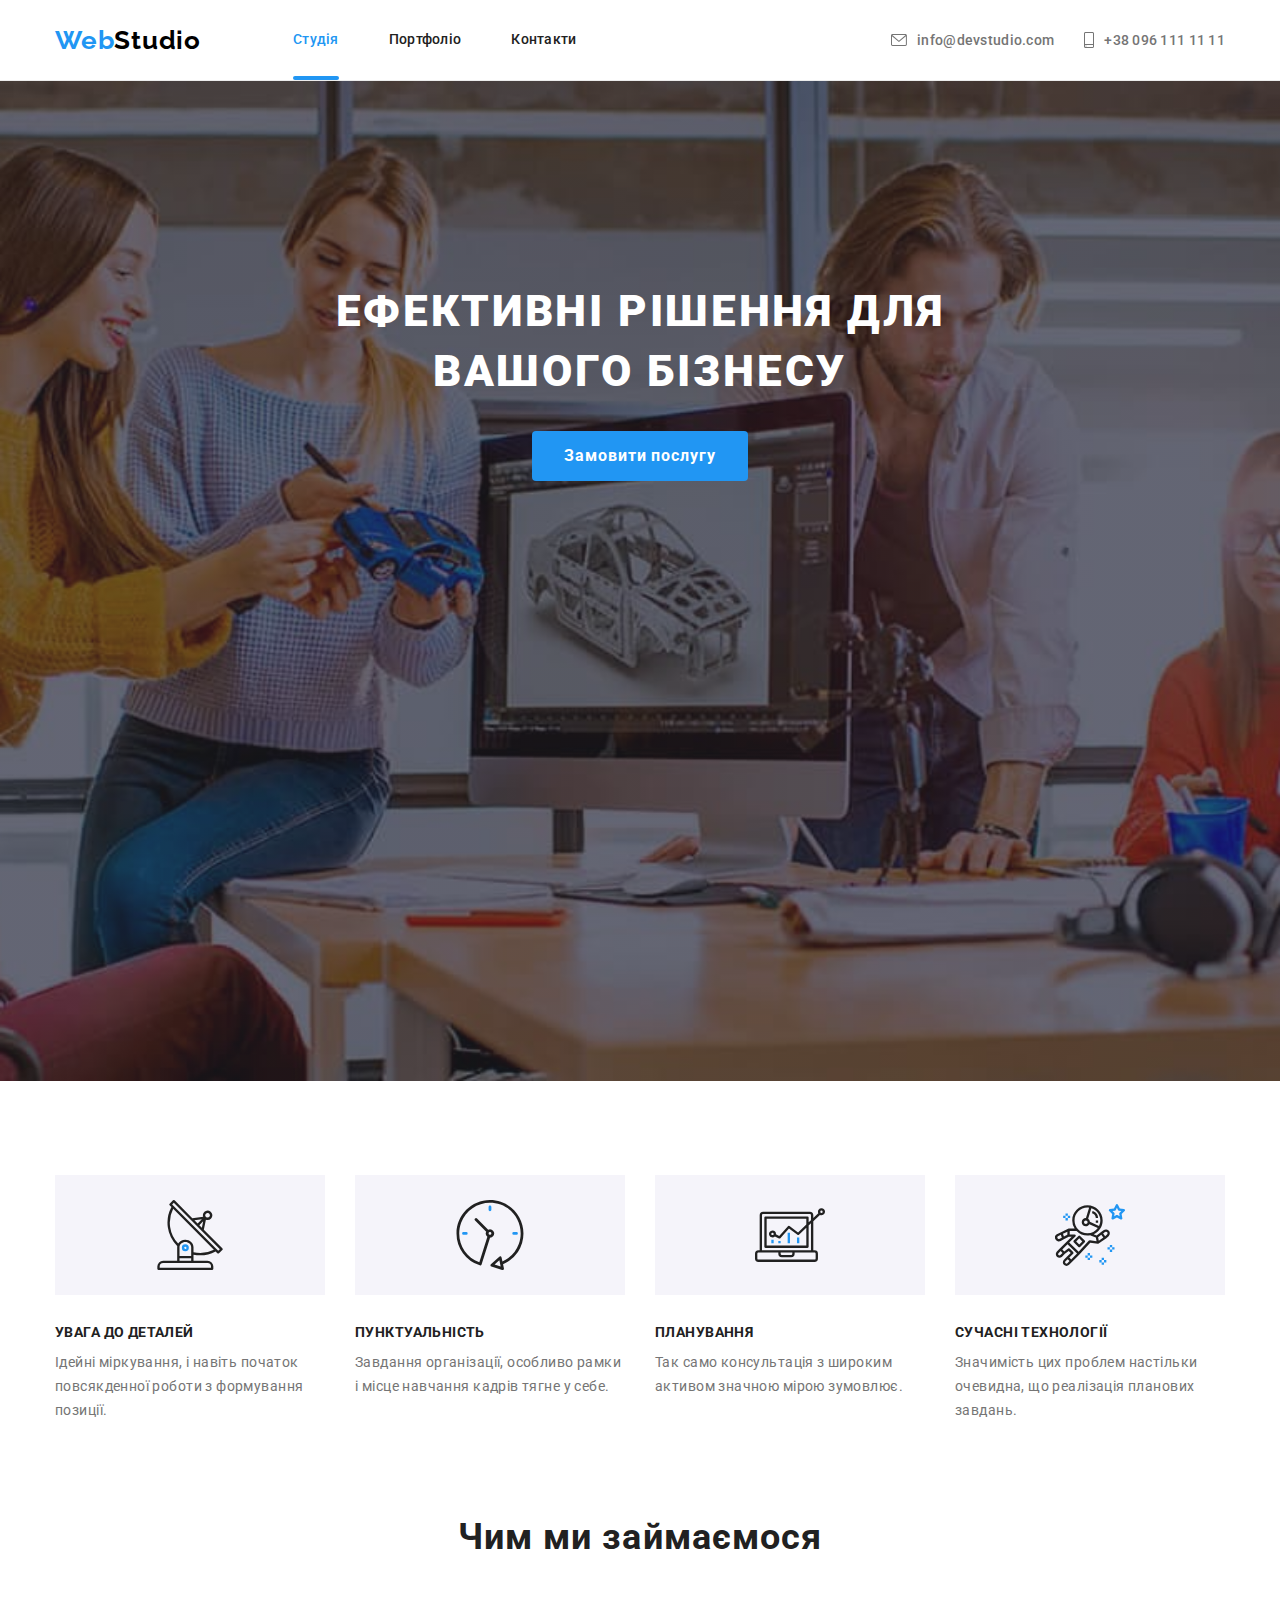
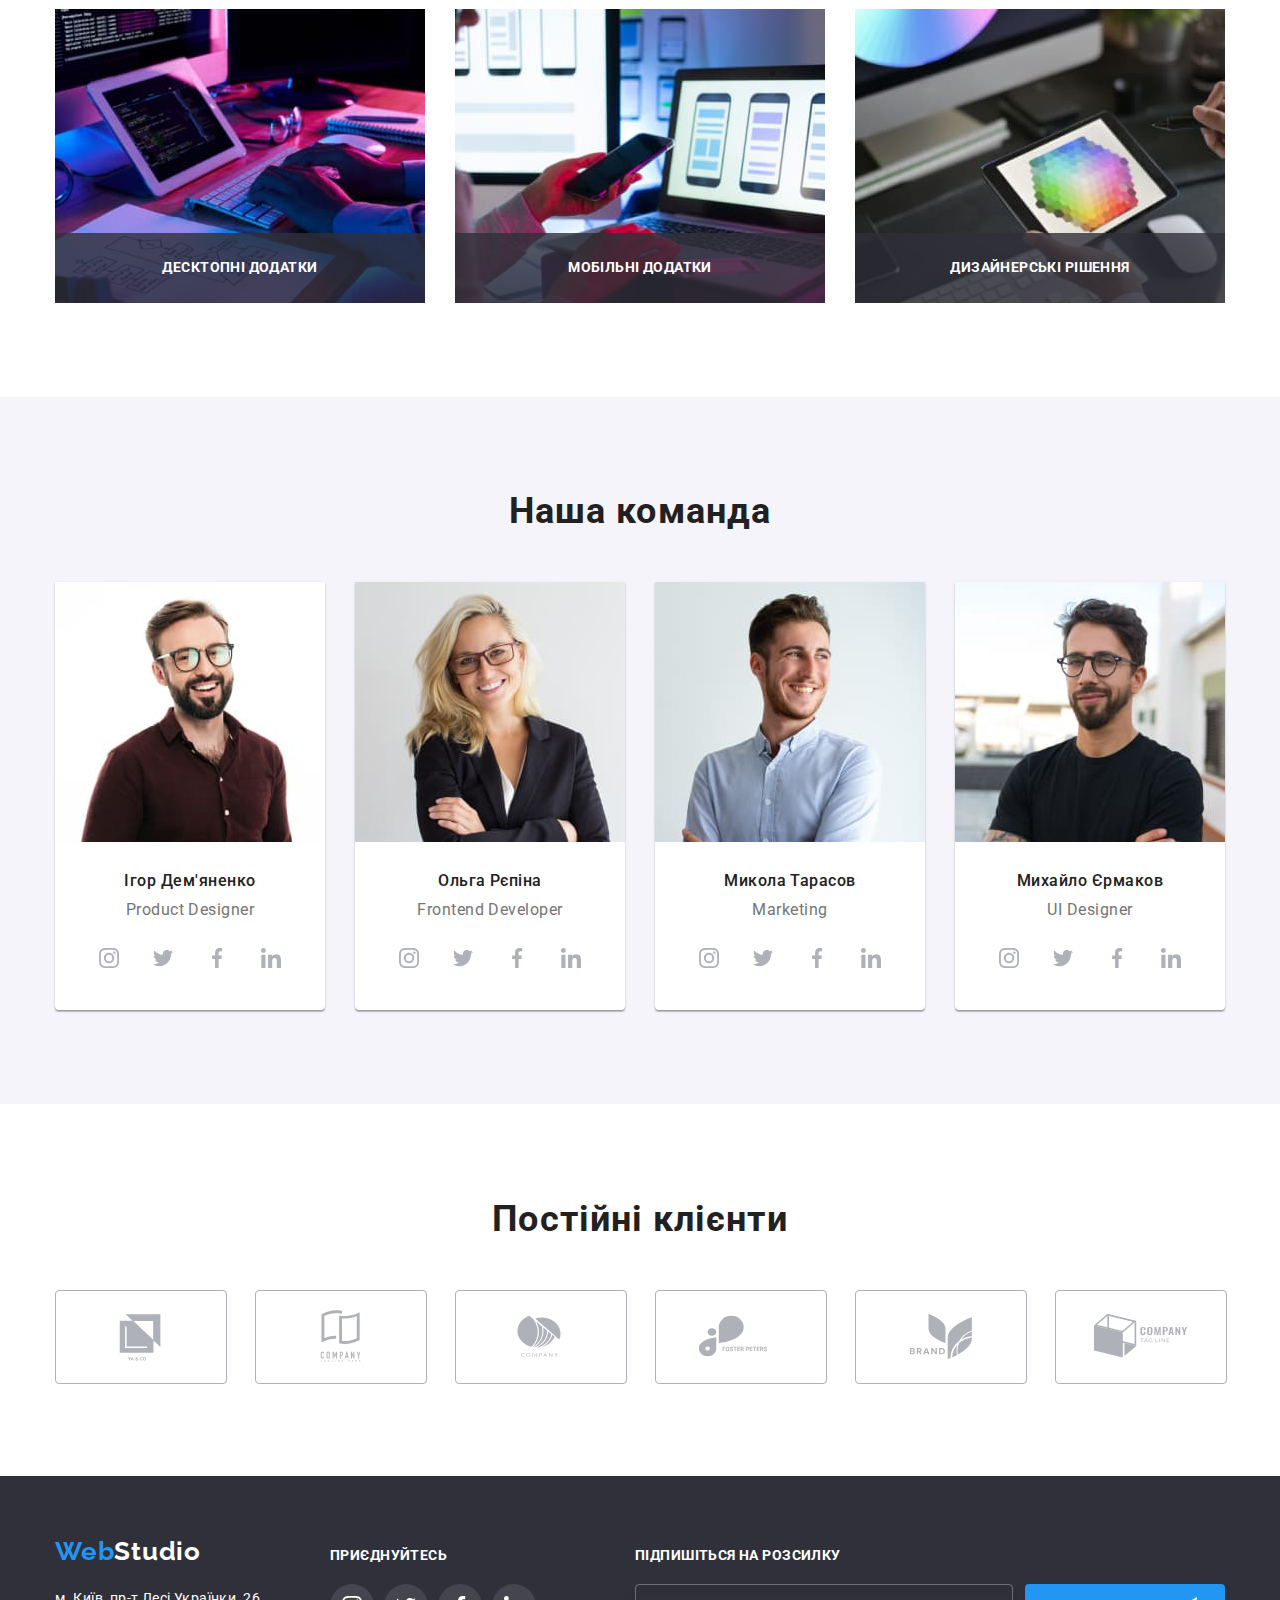
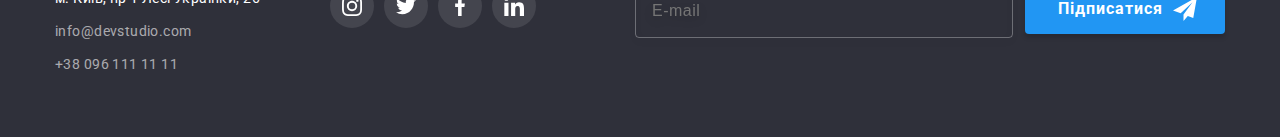
<file: index.html>
<!DOCTYPE html>
<html lang="uk">
  <head>
    <meta charset="UTF-8" />
    <meta http-equiv="X-UA-Compatible" content="IE=edge" />
    <meta name="viewport" content="width=device-width, initial-scale=1.0" />
    <link rel="preconnect" href="https://fonts.googleapis.com" />
    <link rel="preconnect" href="https://fonts.gstatic.com" crossorigin />
    <link
      href="https://fonts.googleapis.com/css2?family=Raleway:wght@700&family=Roboto:wght@400;500;700;900&display=swap"
      rel="stylesheet"
    />
    <link
      rel="stylesheet"
      href="https://cdnjs.cloudflare.com/ajax/libs/modern-normalize/1.1.0/modern-normalize.min.css"
      integrity="sha512-wpPYUAdjBVSE4KJnH1VR1HeZfpl1ub8YT/NKx4PuQ5NmX2tKuGu6U/JRp5y+Y8XG2tV+wKQpNHVUX03MfMFn9Q=="
      crossorigin="anonymous"
      referrerpolicy="no-referrer"
    />
    <link rel="stylesheet" href="./css/main.min.css" />
    <title>Webstudio</title>
  </head>
  <body>
    <!-- ----------------------Header---------------------- -->

    <header class="header">
      <div class="container header__container">
        <a href="./index.html" class="logo header__logo"
          >Web<span class="logo-studio--dark">Studio</span>
        </a>
        <nav class="navigation">
          <ul class="menu">
            <li class="menu__item"><a class="menu__link activ" href="./index.html"> Студія</a></li>
            <li class="menu__item"><a class="menu__link" href="./portfolio.html">Портфоліо</a></li>
            <li class="menu__item"><a class="menu__link" href="#">Контакти</a></li>
          </ul>
        </nav>

        <ul class="contacts header__contacts">
          <li class="contacts__item">
            <a class="contacts__link" href="mailto:info@devstudio.com">
              <svg class="contacts__mail-icon" width="16" height="12">
                <use href="./images/icons.svg#icon-envelope"></use></svg>info@devstudio.com
            </a>
          </li>
          <li class="contacts__item">
            <a class="contacts__link" href="tel:+380961111111">
              <svg class="contacts__smartphone-icon" width="10" height="16">
                <use href="./images/icons.svg#icon-smartphone"></use></svg>+38 096 111 11 11
            </a>
          </li>
        </ul>
        <button type="button" class="menu-open" data-menu-open>
          <svg class="menu-open-icon" width="40" height="40">
            <use href="./images/icons.svg#icon-menu-mob"></use>
          </svg>
        </button>
      </div>

      <!-- ----------------------mob-menu---------------------- -->

      <div class="mob-menu is-hidden" data-menu>
        <div class="wrapper">
          <div class="mob-menu-top">
            <button type="button" class="menu-close-btn" data-menu-close-btn>
              <svg class="menu-close-icon" width="40" height="40">
                <use href="./images/icons.svg#icon-close-mob"></use>
              </svg>
            </button>
            <nav class="mob-navigation">
              <ul class="menu-list">
                <li class="menu-list__item">
                  <a class="menu-list__link" href="./index.html"> Студія</a>
                </li>
                <li class="menu-list__item">
                  <a class="menu-list__link" href="./portfolio.html">Портфоліо</a>
                </li>
                <li class="menu-list__item">
                  <a class="menu-list__link" href="#contacts">Контакти</a>
                </li>
              </ul>
            </nav>
          </div>
          <div class="mob-menu-bottom">
            <ul class="mob-contacts">
              <li class="mob-contacts__item">
                <a class="mob-contacts__link mob-contacts__link--tel" href="tel:+380961111111"
                  >+38 096 111 11 11
                </a>
              </li>
              <li class="mob-contacts__item">
                <a
                  class="mob-contacts__link mob-contacts__link--mail"
                  href="mailto:info@devstudio.com"
                  >info@devstudio.com
                </a>
              </li>
            </ul>
            <ul class="mob-soc-list">
              <li class="mob-soc-item">
                <a
                  class="mob-soc-link"
                  href="https://www.instagram.com/"
                  target="_blank"
                  rel="noopener noreferrer"
                  >Instagram</a
                >
              </li>
              <li class="mob-soc-item">
                <a
                  class="mob-soc-link"
                  href="https://twitter.com/"
                  target="_blank"
                  rel="noopener noreferrer"
                  >Twitter</a
                >
              </li>
              <li class="mob-soc-item">
                <a
                  class="mob-soc-link"
                  href="https://www.facebook.com/"
                  target="_blank"
                  rel="noopener noreferrer"
                  >Facebook</a
                >
              </li>
              <li class="mob-soc-item">
                <a
                  class="mob-soc-link"
                  href="//www.linkedin.com"
                  target="_blank"
                  rel="noopener noreferrer"
                  >Linkedin</a
                >
              </li>
            </ul>
          </div>
        </div>
      </div>
    </header>

    <!-- ----------------------Hero---------------------- -->

    <main>
      <section class="hero">
        <div class="container hero__container">
          <h1 class="hero__title">
            Ефективні рішення для<br />
            вашого бізнесу
          </h1>
          <button class="button hero__btn" title="button" data-modal-open>Замовити послугу</button>
        </div>
      </section>

      <!-- ----------------------Наші цінності---------------------- -->

      <section class="section feature">
        <div class="container container__feature">
          <h2 class="hide">Наші цінності</h2>
          <ul class="feature__list">
            <li class="feature__item">
              <div class="feature__group">
                <svg class="antena-icon" width="70" height="70">
                  <use href="./images/icons.svg#icon-antena"></use>
                </svg>
              </div>
              <h3 class="feature__title">Увага до деталей</h3>
              <p class="feature__text">
                Ідейні міркування, і навіть початок повсякденної роботи з формування позиції.
              </p>
            </li>
            <li class="feature__item">
              <div class="feature__group">
                <svg class="clock-icon" width="70" height="70">
                  <use href="./images/icons.svg#icon-clock"></use>
                </svg>
              </div>
              <h3 class="feature__title">Пунктуальність</h3>
              <p class="feature__text">
                Завдання організації, особливо рамки і місце навчання кадрів тягне у себе.
              </p>
            </li>
            <li class="feature__item">
              <div class="feature__group">
                <svg class="diagram-icon" width="70" height="70">
                  <use href="./images/icons.svg#icon-diagram"></use>
                </svg>
              </div>
              <h3 class="feature__title">Планування</h3>
              <p class="feature__text">
                Так само консультація з широким активом значною мірою зумовлює.
              </p>
            </li>
            <li class="feature__item">
              <div class="feature__group">
                <svg class="astronaut-icon" width="70" height="70">
                  <use href="./images/icons.svg#icon-astronaut"></use>
                </svg>
              </div>
              <h3 class="feature__title">Сучасні технології</h3>
              <p class="feature__text">
                Значимість цих проблем настільки очевидна, що реалізація планових завдань.
              </p>
            </li>
          </ul>
        </div>
      </section>

      <!-- ----------------------Чим ми займаємося---------------------- -->

      <section class="section work">
        <div class="container work-main">
          <h2 class="work-title">Чим ми займаємося</h2>
          <ul class="wort-list">
            <li class="work-item">
              <img
                class="work__image"
                srcset="./images/desktop-box-1x.jpg 1x, 
                ./images/desktop-box-2x.jpg 2x"
                src="./images/desktop-box-1x.jpg"
                alt="box1"
                width="370"
              />              
              <div class="label">
                <h3 class="label-text">Десктопні додатки</h3>
              </div>
            </li>
            <li class="work-item">
              <img
                class="work__image"
                srcset="./images/desktop-box2-1x.jpg 1x, 
                ./images/desktop-box2-2x.jpg 2x"
                src="./images/desktop-box2-1x.jpg"
                alt="box2"
                width="370"
              />
              <div class="label">
                <h3 class="label-text">Мобільні додатки</h3>
              </div>
            </li>
            <li class="work-item">
              <img
                class="work__image"
                srcset="./images/desktop-box3-1x.jpg 1x, 
                ./images/desktop-box3-2x.jpg 2x"
                src="./images/desktop-box3-1x.jpg"
                alt="box3"
                width="370"
              />
              <div class="label">
                <h3 class="label-text">Дизайнерські рішення</h3>
              </div>
            </li>
          </ul>
        </div>
      </section>

      <!-- ----------------------Наша команда---------------------- -->

      <section class="section team">
        <div class="container team-main">
          <h2 class="team-title">Наша команда</h2>
          <ul class="team-list">
            <li class="team-item">
              <picture class="team-image">
                <source
                  srcset="./images/desktop-team1-1x.jpg 1x, 
                  ./images/desktop-team1-2x.jpg 2x"
                  media="(min-width: 1200px)"
                />
                <source
                  srcset="./images/tablet-team1-1x.jpg 1x, 
                  ./images/tablet-team1-2x.jpg 2x"
                  media="(min-width: 768px)"
                />
                <source
                  srcset="./images/mob-team1-1x.jpg 1x, 
                  ./images/mob-team1-2x.jpg 2x"
                  media="(max-width: 767px)"
                />
                <img src="./images/mob-team1-1x.jpg" alt="Ігор Дем'яненко" width="450" />
              </picture>
              <div class="info">
                <h3 class="team-titleli">Ігор Дем'яненко</h3>
                <p class="team-text">Product Designer</p>
                <ul class="team-soc-list">
                  <li class="team-soc-item">
                    <a
                      class="team-soc-link"
                      href="https://www.instagram.com/"
                      target="_blank"
                      rel="noopener noreferrer"
                      ><svg class="team-soc-icon" width="20" height="20">
                        <use href="./images/icons.svg#icon-instagram"></use></svg></a>
                  </li>
                  <li class="team-soc-item">
                    <a
                      class="team-soc-link"
                      href="https://twitter.com/"
                      target="_blank"
                      rel="noopener noreferrer"
                      ><svg class="team-soc-icon" width="20" height="20">
                        <use href="./images/icons.svg#icon-twitter"></use></svg></a>
                  </li>
                  <li class="team-soc-item">
                    <a
                      class="team-soc-link"
                      href="https://www.facebook.com/"
                      target="_blank"
                      rel="noopener noreferrer"
                      ><svg class="team-soc-icon" width="20" height="20">
                        <use href="./images/icons.svg#icon-facebook"></use></svg></a>
                  </li>
                  <li class="team-soc-item">
                    <a
                      class="team-soc-link"
                      href="//www.linkedin.com"
                      target="_blank"
                      rel="noopener noreferrer"
                      ><svg class="team-soc-icon" width="20" height="20">
                        <use href="./images/icons.svg#icon-linkedin"></use></svg></a>
                  </li>
                </ul>
              </div>
            </li>
            <li class="team-item">
              <picture class="team-image">
                <source
                  srcset="./images/desktop-team2-1x.jpg 1x, 
                  ./images/desktop-team2-2x.jpg 2x"
                  media="(min-width: 1200px)"
                />
                <source
                  srcset="./images/tablet-team2-1x.jpg 1x, 
                  ./images/tablet-team2-2x.jpg 2x"
                  media="(min-width: 768px)"
                />
                <source
                  srcset="./images/mob-team2-1x.jpg 1x, 
                  ./images/mob-team2-2x.jpg 2x"
                  media="(max-width: 767px)"
                />
                <img src="./images/mob-team2-1x.jpg" alt="Ольга Рєпіна" width="450" />
              </picture>              
              <div class="info">
                <h3 class="team-titleli">Ольга Рєпіна</h3>
                <p class="team-text">Frontend Developer</p>
                <ul class="team-soc-list">
                  <li class="team-soc-item">
                    <a
                      class="team-soc-link"
                      href="https://www.instagram.com/"
                      target="_blank"
                      rel="noopener noreferrer"
                      ><svg class="team-soc-icon" width="20" height="20">
                        <use href="./images/icons.svg#icon-instagram"></use></svg></a>
                  </li>
                  <li class="team-soc-item">
                    <a
                      class="team-soc-link"
                      href="https://twitter.com/"
                      target="_blank"
                      rel="noopener noreferrer"
                      ><svg class="team-soc-icon" width="20" height="20">
                        <use href="./images/icons.svg#icon-twitter"></use></svg></a>
                  </li>
                  <li class="team-soc-item">
                    <a
                      class="team-soc-link"
                      href="https://www.facebook.com/"
                      target="_blank"
                      rel="noopener noreferrer"
                      ><svg class="team-soc-icon" width="20" height="20">
                        <use href="./images/icons.svg#icon-facebook"></use></svg></a>
                  </li>
                  <li class="team-soc-item">
                    <a
                      class="team-soc-link"
                      href="//www.linkedin.com"
                      target="_blank"
                      rel="noopener noreferrer"
                      ><svg class="team-soc-icon" width="20" height="20">
                        <use href="./images/icons.svg#icon-linkedin"></use></svg></a>
                  </li>
                </ul>
              </div>
            </li>
            <li class="team-item">
              <picture class="team-image">
                <source
                  srcset="./images/desktop-team3-1x.jpg 1x, 
                  ./images/desktop-team3-2x.jpg 2x"
                  media="(min-width: 1200px)"
                />
                <source
                  srcset="./images/tablet-team3-1x.jpg 1x, 
                  ./images/tablet-team3-2x.jpg 2x"
                  media="(min-width: 768px)"
                />
                <source
                  srcset="./images/mob-team3-1x.jpg 1x, 
                  ./images/mob-team3-2x.jpg 2x"
                  media="(max-width: 767px)"
                />
                <img src="./images/mob-team3-1x.jpg" alt="Микола Тарасов" width="450" />
              </picture>              
              <div class="info">
                <h3 class="team-titleli">Микола Тарасов</h3>
                <p class="team-text">Marketing</p>
                <ul class="team-soc-list">
                  <li class="team-soc-item">
                    <a
                      class="team-soc-link"
                      href="https://www.instagram.com/"
                      target="_blank"
                      rel="noopener noreferrer"
                      ><svg class="team-soc-icon" width="20" height="20">
                        <use href="./images/icons.svg#icon-instagram"></use></svg></a>
                  </li>
                  <li class="team-soc-item">
                    <a
                      class="team-soc-link"
                      href="https://twitter.com/"
                      target="_blank"
                      rel="noopener noreferrer"
                      ><svg class="team-soc-icon" width="20" height="20">
                        <use href="./images/icons.svg#icon-twitter"></use></svg></a>
                  </li>
                  <li class="team-soc-item">
                    <a
                      class="team-soc-link"
                      href="https://www.facebook.com/"
                      target="_blank"
                      rel="noopener noreferrer"
                      ><svg class="team-soc-icon" width="20" height="20">
                        <use href="./images/icons.svg#icon-facebook"></use></svg></a>
                  </li>
                  <li class="team-soc-item">
                    <a
                      class="team-soc-link"
                      href="//www.linkedin.com"
                      target="_blank"
                      rel="noopener noreferrer"
                      ><svg class="team-soc-icon" width="20" height="20">
                        <use href="./images/icons.svg#icon-linkedin"></use></svg></a>
                  </li>
                </ul>
              </div>
            </li>
            <li class="team-item">
              <picture class="team-image">
                <source
                  srcset="./images/desktop-team4-1x.jpg 1x, 
                  ./images/desktop-team4-2x.jpg 2x"
                  media="(min-width: 1200px)"
                />
                <source
                  srcset="./images/tablet-team4-1x.jpg 1x, 
                  ./images/tablet-team4-2x.jpg 2x"
                  media="(min-width: 768px)"
                />
                <source
                  srcset="./images/mob-team4-1x.jpg 1x, 
                  ./images/mob-team4-2x.jpg 2x"
                  media="(max-width: 767px)"
                />
                <img src="./images/mob-team4-1x.jpg" alt="Михайло Єрмаков" width="450" />
              </picture>                  
              <div class="info">
                <h3 class="team-titleli">Михайло Єрмаков</h3>
                <p class="team-text">UI Designer</p>
                <ul class="team-soc-list">
                  <li class="team-soc-item">
                    <a
                      class="team-soc-link"
                      href="https://www.instagram.com/"
                      target="_blank"
                      rel="noopener noreferrer"
                    >
                      <svg class="team-soc-icon" width="20" height="20">
                        <use href="./images/icons.svg#icon-instagram"></use>
                      </svg>
                    </a>
                  </li>
                  <li class="team-soc-item">
                    <a
                      class="team-soc-link"
                      href="https://twitter.com/"
                      target="_blank"
                      rel="noopener noreferrer"
                    >
                      <svg class="team-soc-icon" width="20" height="20">
                        <use href="./images/icons.svg#icon-twitter"></use>
                      </svg>
                    </a>
                  </li>
                  <li class="team-soc-item">
                    <a
                      class="team-soc-link"
                      href="https://www.facebook.com/"
                      target="_blank"
                      rel="noopener noreferrer"
                    >
                      <svg class="team-soc-icon" width="20" height="20">
                        <use href="./images/icons.svg#icon-facebook"></use>
                      </svg>
                    </a>
                  </li>
                  <li class="team-soc-item">
                    <a
                      class="team-soc-link"
                      href="//www.linkedin.com"
                      target="_blank"
                      rel="noopener noreferrer"
                    >
                      <svg class="team-soc-icon" width="20" height="20">
                        <use href="./images/icons.svg#icon-linkedin"></use>
                      </svg>
                    </a>
                  </li>
                </ul>
              </div>
            </li>
          </ul>
        </div>
      </section>

      <!-- ----------------------Постійні клієнти---------------------- -->

      <section class="section clients">
        <div class="container clients-main">
          <h2 class="clients-title">Постійні клієнти</h2>
          <ul class="clients-list">
            <li class="clients-item">
              <a href="#" target="_blank" rel="noopener noreferrer" class="clients-link">
                <svg class="clients-soc-icon" width="106" height="60">
                  <use href="./images/icons.svg#icon-client1"></use>
                </svg>
              </a>
            </li>
            <li class="clients-item">
              <a href="#" target="_blank" rel="noopener noreferrer" class="clients-link">
                <svg class="clients-soc-icon" width="106" height="60">
                  <use href="./images/icons.svg#icon-client2"></use>
                </svg>
              </a>
            </li>
            <li class="clients-item">
              <a href="#" target="_blank" rel="noopener noreferrer" class="clients-link">
                <svg class="clients-soc-icon" width="106" height="60">
                  <use href="./images/icons.svg#icon-client3"></use>
                </svg>
              </a>
            </li>
            <li class="clients-item">
              <a href="#" target="_blank" rel="noopener noreferrer" class="clients-link">
                <svg class="clients-soc-icon" width="106" height="60">
                  <use href="./images/icons.svg#icon-client4"></use>
                </svg>
              </a>
            </li>
            <li class="clients-item">
              <a href="#" target="_blank" rel="noopener noreferrer" class="clients-link">
                <svg class="clients-soc-icon" width="106" height="60">
                  <use href="./images/icons.svg#icon-client5"></use>
                </svg>
              </a>
            </li>
            <li class="clients-item">
              <a href="#" target="_blank" rel="noopener noreferrer" class="clients-link">
                <svg class="clients-soc-icon" width="106" height="60">
                  <use href="./images/icons.svg#icon-client6"></use>
                </svg>
              </a>
            </li>
          </ul>
        </div>
      </section>
    </main>

    <!-- ----------------------Footer---------------------- -->

    <footer class="footer" id="contacts">
      <div class="container footer__container">
        <div class="footer-contacts">
          <a href="./index.html" class="logo footer__logo"
            >Web<span class="logo-studio--light">Studio</span></a
          >
          <address class="address">
            <ul class="address-list">
              <li class="address-item">
                <a
                  class="address-link-map"
                  href="https://goo.gl/maps/E8yy6xj8DuFTFbU7A"
                  target="_blank"
                  rel="noopener noreferrer"
                  >м. Київ, пр-т Лесі Українки, 26</a
                >
              </li>
              <li>
                <a href="mailto:info@devstudio.com" class="address-link-contakts"
                  >info@devstudio.com</a
                >
              </li>
              <li>
                <a href="tel:+380961111111" class="address-link-contakts">+38 096 111 11 11</a>
              </li>
            </ul>
          </address>
        </div>
        <div class="footer-soc">
          <p class="footer-soc-title">Приєднуйтесь</p>
          <ul class="footer-soc-list">
            <li class="footer-soc-item">
              <a
                class="footer-soc-link"
                href="https://www.instagram.com/"
                target="_blank"
                rel="noopener noreferrer"
              >
                <svg class="footer-soc-icon" width="20" height="20">
                  <use href="./images/icons.svg#icon-instagram"></use>
                </svg>
              </a>
            </li>
            <li class="footer-soc-item">
              <a
                class="footer-soc-link"
                href="https://twitter.com/"
                target="_blank"
                rel="noopener noreferrer"
              >
                <svg class="footer-soc-icon" width="20" height="20">
                  <use href="./images/icons.svg#icon-twitter"></use>
                </svg>
              </a>
            </li>
            <li class="footer-soc-item">
              <a
                class="footer-soc-link"
                href="https://www.facebook.com/"
                target="_blank"
                rel="noopener noreferrer"
              >
                <svg class="footer-soc-icon" width="20" height="20">
                  <use href="./images/icons.svg#icon-facebook"></use>
                </svg>
              </a>
            </li>
            <li class="footer-soc-item">
              <a
                class="footer-soc-link"
                href="//www.linkedin.com"
                target="_blank"
                rel="noopener noreferrer"
              >
                <svg class="footer-soc-icon" width="20" height="20">
                  <use href="./images/icons.svg#icon-linkedin"></use>
                </svg>
              </a>
            </li>
          </ul>
        </div>
        <div class="footer-form-wraper">
          <p class="footer-soc-title">Підпишіться на розсилку</p>
          <form class="footer-form">
            <div class="footer-form-field">
              <input
                type="email"
                class="footer-input"
                name="email"
                id="footer-email"
                placeholder="E-mail"
                required
              />
            </div>
            <button class="button btn-footer" type="submit">
              Підписатися
              <svg class="footer-form-icon" width="24" height="24">
                <use href="./images/icons.svg#icon-send"></use>
              </svg>
            </button>
          </form>
        </div>
      </div>
    </footer>

    <!-- ----------------------Modal---------------------- -->

    <div class="backdrop is-hidden" data-modal>
      <div class="modal">
        <button class="btn-hero-close" data-modal-close>
          <svg class="close-icon" width="18" height="18">
            <use href="./images/icons.svg#icon-close"></use>
          </svg>
        </button>

        <p class="modal-title">Залиште свої дані, ми вам передзвонимо</p>
        <form class="modal-form">
          <label for="user-name" class="input-label">Ім'я</label>
          <div class="input-wrapper">
            <input type="text" class="input-form" name="user-name" id="user-name" required />
            <svg class="form-icon" width="18" height="18">
              <use href="./images/icons.svg#icon-person"></use>
            </svg>
          </div>
          <label for="user-tel" class="input-label">Телефон</label>
          <div class="input-wrapper">
            <input type="tel" class="input-form" name="user-tel" id="user-tel" minlength="10"
              pattern="[0-9]+" required />
            <svg class="form-icon" width="18" height="18">
              <use href="./images/icons.svg#icon-phone"></use>
            </svg>
          </div>
          <label for="user-email" class="input-label">Пошта</label>
          <div class="input-wrapper">
            <input type="email" class="input-form" name="user-email" id="user-email" required />
            <svg class="form-icon" width="18" height="18">
              <use href="./images/icons.svg#icon-email"></use>
            </svg>
          </div>
          <label for="user-text" class="input-label">Коментар</label>
          <textarea
            name="user-text"
            id="user-text"
            class="comment-form"
            placeholder="Введіть текст"
          ></textarea>

          <label class="checkbox-label">
            <input type="checkbox" name="policy" class="checkbox-form hide" id="policy" required />
            <span class="checkbox-icon">
              <svg width="16" height="15">
                <use href="./images/icons.svg#icon-check"></use>
              </svg>
            </span>
            Погоджуюся з розсилкою та приймаю<a class="checkbox-link" href="#">Умови договору</a>
          </label>

          <button class="button btn-send" type="submit">Відправити</button>
        </form>
      </div>
    </div>
    <script src="./js/modal.js"></script>
    <script src="./js/mobile-menu.js"></script>
  </body>
</html>
</file>
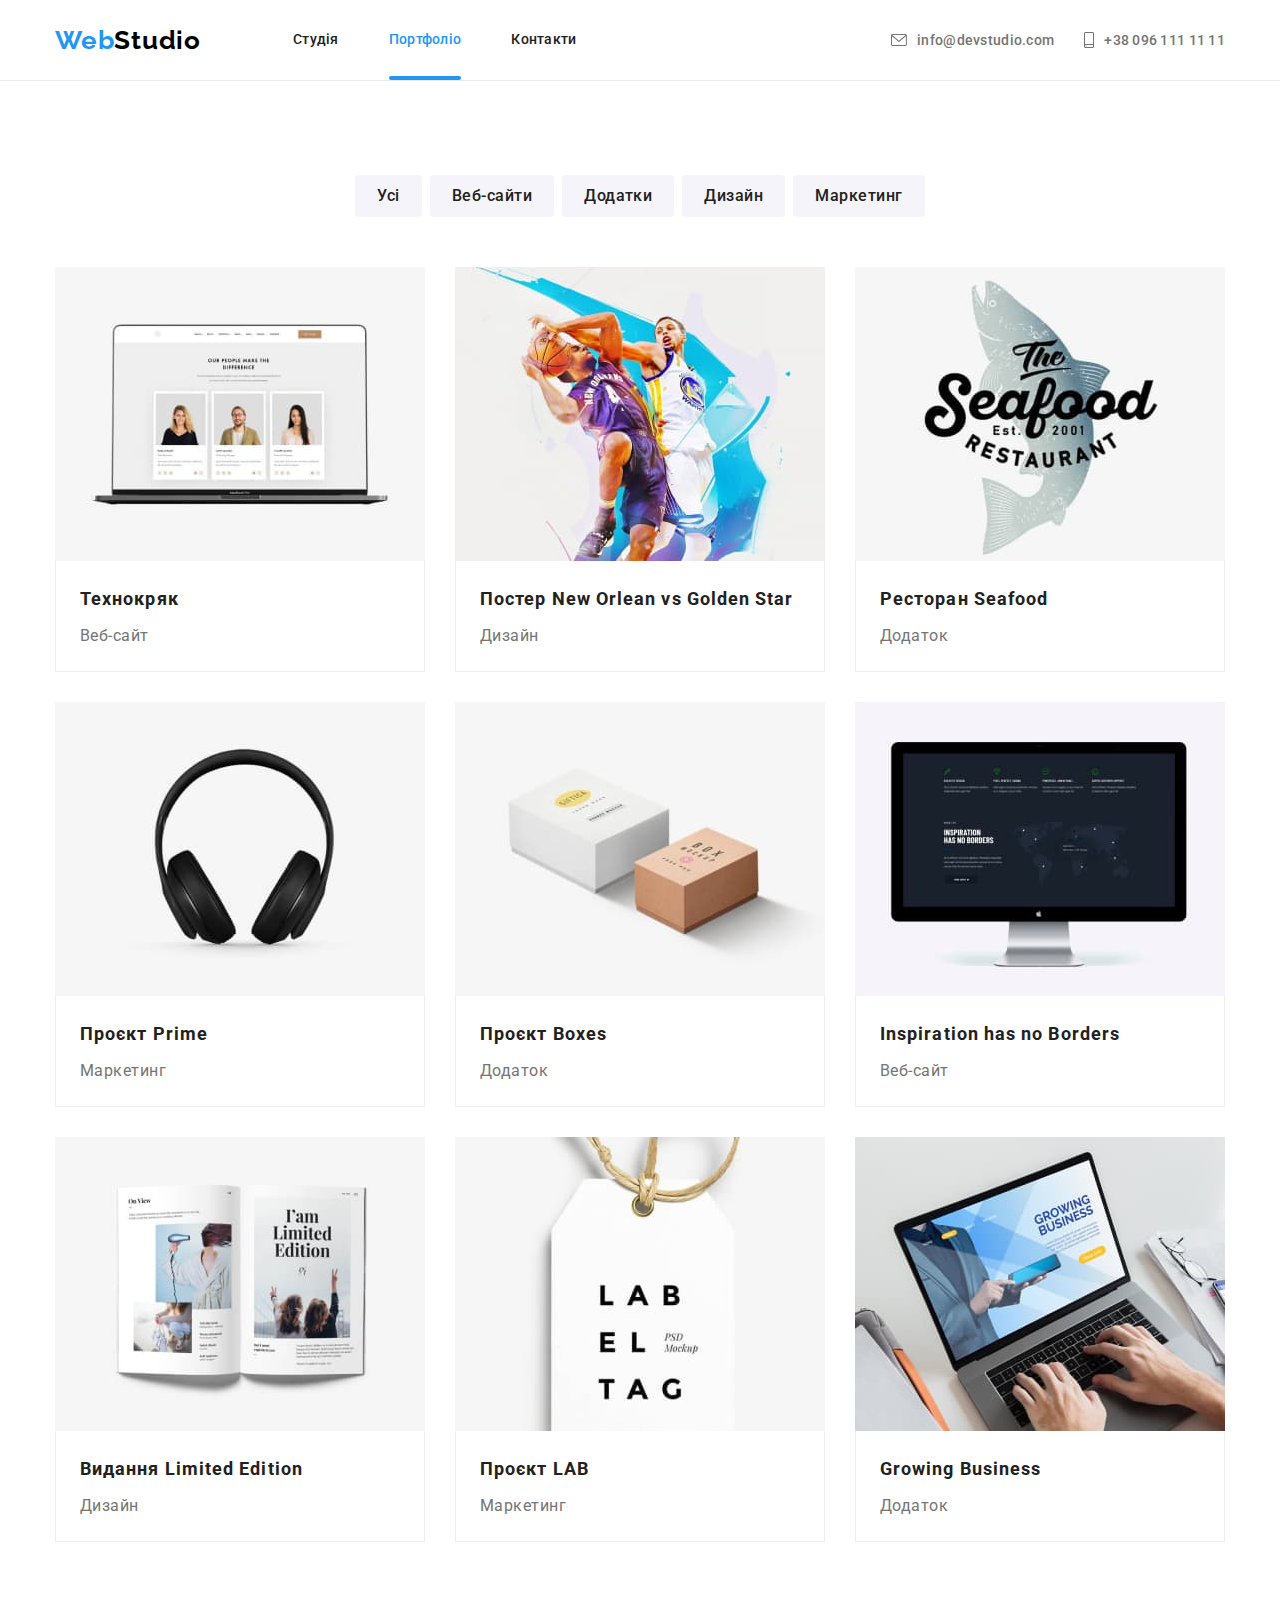
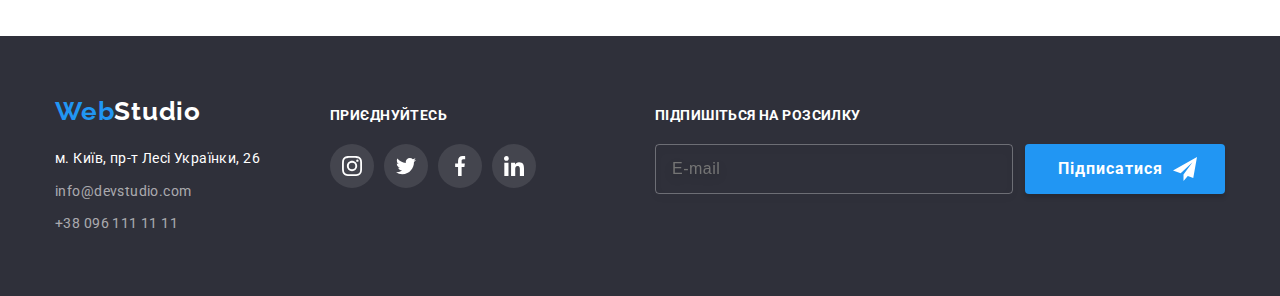
<file: portfolio.html>
<!DOCTYPE html>
<html lang="uk">
  <head>
    <meta charset="UTF-8" />
    <meta http-equiv="X-UA-Compatible" content="IE=edge" />
    <meta name="viewport" content="width=device-width, initial-scale=1.0" />
    <link rel="preconnect" href="https://fonts.googleapis.com" />
    <link rel="preconnect" href="https://fonts.gstatic.com" crossorigin />
    <link
      href="https://fonts.googleapis.com/css2?family=Raleway:wght@700&family=Roboto:wght@400;500;700;900&display=swap"
      rel="stylesheet"
    />
    <link rel="stylesheet" href="./css/main.min.css" />
    <title>Webstudio</title>
  </head>
  <body>
    <!-- ----------------------Header---------------------- -->

    <header class="header">
      <div class="container header__container">
        <a href="./index.html" class="logo header__logo"
          >Web<span class="logo-studio--dark">Studio</span>
        </a>
        <nav class="navigation">
          <ul class="menu">
            <li class="menu__item"><a class="menu__link" href="./index.html"> Студія</a></li>
            <li class="menu__item">
              <a class="menu__link activ" href="./portfolio.html">Портфоліо</a>
            </li>
            <li class="menu__item"><a class="menu__link" href="#">Контакти</a></li>
          </ul>
        </nav>

        <ul class="contacts header__contacts">
          <li class="contacts__item">
            <a class="contacts__link" href="mailto:info@devstudio.com">
              <svg class="contacts__mail-icon" width="16" height="12">
                <use href="./images/icons.svg#icon-envelope"></use></svg>info@devstudio.com
            </a>
          </li>
          <li class="contacts__item">
            <a class="contacts__link" href="tel:+380961111111">
              <svg class="contacts__smartphone-icon" width="10" height="16">
                <use href="./images/icons.svg#icon-smartphone"></use></svg>+38 096 111 11 11
            </a>
          </li>
        </ul>
        <button type="button" class="menu-open" data-menu-open>
          <svg class="menu-open-icon" width="40" height="40">
            <use href="./images/icons.svg#icon-menu-mob"></use>
          </svg>
        </button>
      </div>

      <!-- ----------------------mob-menu---------------------- -->

      <div class="mob-menu mob-menu--portfolio is-hidden" data-menu>
        <div class="wrapper">
          <div class="mob-menu-top">
            <button type="button" class="menu-close-btn" data-menu-close-btn>
              <svg class="menu-close-icon" width="40" height="40">
                <use href="./images/icons.svg#icon-close-mob"></use>
              </svg>
            </button>
            <nav class="mob-navigation">
              <ul class="menu-list">
                <li class="menu-list__item">
                  <a class="menu-list__link" href="./index.html"> Студія</a>
                </li>
                <li class="menu-list__item">
                  <a class="menu-list__link" href="./portfolio.html">Портфоліо</a>
                </li>
                <li class="menu-list__item">
                  <a class="menu-list__link" href="#contacts">Контакти</a>
                </li>
              </ul>
            </nav>
          </div>
          <div class="mob-menu-bottom">
            <ul class="mob-contacts">
              <li class="mob-contacts__item">
                <a class="mob-contacts__link mob-contacts__link--tel" href="tel:+380961111111"
                  >+38 096 111 11 11
                </a>
              </li>
              <li class="mob-contacts__item">
                <a
                  class="mob-contacts__link mob-contacts__link--mail"
                  href="mailto:info@devstudio.com"
                  >info@devstudio.com
                </a>
              </li>
            </ul>
            <ul class="mob-soc-list">
              <li class="mob-soc-item">
                <a
                  class="mob-soc-link"
                  href="https://www.instagram.com/"
                  target="_blank"
                  rel="noopener noreferrer"
                  >Instagram</a
                >
              </li>
              <li class="mob-soc-item">
                <a
                  class="mob-soc-link"
                  href="https://twitter.com/"
                  target="_blank"
                  rel="noopener noreferrer"
                  >Twitter</a
                >
              </li>
              <li class="mob-soc-item">
                <a
                  class="mob-soc-link"
                  href="https://www.facebook.com/"
                  target="_blank"
                  rel="noopener noreferrer"
                  >Facebook</a
                >
              </li>
              <li class="mob-soc-item">
                <a
                  class="mob-soc-link"
                  href="//www.linkedin.com"
                  target="_blank"
                  rel="noopener noreferrer"
                  >Linkedin</a
                >
              </li>
            </ul>
          </div>
        </div>
      </div>
    </header>

    <!-- ----------------------Фільтр---------------------- -->

    <main>
      <section class="section portfolio">
        <div class="container project">
          <h1 class="hide">Виконанні замовлення</h1>
          <ul class="portfolio-list">
            <li class="portfolio-item">
              <button class="btn-portfolio" type="button">Усі</button>
            </li>
            <li class="portfolio-item">
              <button class="btn-portfolio" type="button">Веб-сайти</button>
            </li>
            <li class="portfolio-item">
              <button class="btn-portfolio" type="button">Додатки</button>
            </li>
            <li class="portfolio-item">
              <button class="btn-portfolio" type="button">Дизайн</button>
            </li>
            <li class="portfolio-item">
              <button class="btn-portfolio" type="button">Маркетинг</button>
            </li>
          </ul>

          <!-- ----------------------Виконанні проєкти---------------------- -->

          <ul class="project-list">
            <li class="project-item">
              <a class="project-link" href="#" target="_blank" rel="noopener noreferrer">
                <div class="project-thumb">
                  <picture class="project-image">
                    <source
                      srcset="
                        ./images/desktop-project1-1x.jpg 1x,
                        ./images/desktop-project1-2x.jpg 2x"
                      media="(min-width: 1200px)"
                    />
                    <source
                      srcset="
                        ./images/tablet-project1-1x.jpg 1x, 
                        ./images/tablet-project1-2x.jpg 2x"
                      media="(min-width: 768px)"
                    />
                    <source
                      srcset="
                        ./images/mob-project1-1x.jpg 1x, 
                        ./images/mob-project1-2x.jpg 2x"
                      media="(max-width: 767px)"
                    />
                    <img src="./images/mob-project1-1x.jpg" alt="project1" width="450" />
                  </picture>
                  <p class="description-text">
                    Ресурс пропонує комплексні пропозиції з різним рівнем функціоналу та сервісів.
                    Все це дозволить відвідувачу отримати вичерпні відомості про компанію чи
                    приватну особу.
                  </p>
                </div>
                <div class="info-portfolio">
                  <h3 class="project-title">Технокряк</h3>
                  <p class="project-text">Веб-сайт</p>
                </div>
              </a>
            </li>
            <li class="project-item">
              <a class="project-link" href="#" target="_blank" rel="noopener noreferrer">
                <div class="project-thumb">
                  <picture class="project-image">
                    <source
                      srcset="
                        ./images/desktop-project2-1x.jpg 1x,
                        ./images/desktop-project2-2x.jpg 2x"
                      media="(min-width: 1200px)"
                    />
                    <source
                      srcset="
                        ./images/tablet-project2-1x.jpg 1x, 
                        ./images/tablet-project2-2x.jpg 2x"
                      media="(min-width: 768px)"
                    />
                    <source
                      srcset="
                        ./images/mob-project2-1x.jpg 1x, 
                        ./images/mob-project2-2x.jpg 2x"
                      media="(max-width: 767px)"
                    />
                    <img src="./images/mob-project2-1x.jpg" alt="project2" width="450" />
                  </picture>
                  <p class="description-text">
                    Ресурс пропонує комплексні пропозиції з різним рівнем функціоналу та сервісів.
                    Все це дозволить відвідувачу отримати вичерпні відомості про компанію чи
                    приватну особу.
                  </p>
                </div>
                <div class="info-portfolio">
                  <h3 class="project-title">Постер New Orlean vs Golden Star</h3>
                  <p class="project-text">Дизайн</p>
                </div>
              </a>
            </li>
            <li class="project-item">
              <a class="project-link" href="#" target="_blank" rel="noopener noreferrer">
                <div class="project-thumb">
                  <picture class="project-image">
                    <source
                      srcset="
                        ./images/desktop-project3-1x.jpg 1x,
                        ./images/desktop-project3-2x.jpg 2x"
                      media="(min-width: 1200px)"
                    />
                    <source
                      srcset="
                        ./images/tablet-project3-1x.jpg 1x, 
                        ./images/tablet-project3-2x.jpg 2x"
                      media="(min-width: 768px)"
                    />
                    <source
                      srcset="
                        ./images/mob-project3-1x.jpg 1x, 
                        ./images/mob-project3-2x.jpg 2x"
                      media="(max-width: 767px)"
                    />
                    <img src="./images/mob-project3-1x.jpg" alt="project3" width="450" />
                  </picture>
                  <p class="description-text">
                    Ресурс пропонує комплексні пропозиції з різним рівнем функціоналу та сервісів.
                    Все це дозволить відвідувачу отримати вичерпні відомості про компанію чи
                    приватну особу.
                  </p>
                </div>
                <div class="info-portfolio">
                  <h3 class="project-title">Ресторан Seafood</h3>
                  <p class="project-text">Додаток</p>
                </div>
              </a>
            </li>
            <li class="project-item">
              <a class="project-link" href="#" target="_blank" rel="noopener noreferrer">
                <div class="project-thumb">
                  <picture class="project-image">
                    <source
                      srcset="
                        ./images/desktop-project4-1x.jpg 1x,
                        ./images/desktop-project4-2x.jpg 2x"
                      media="(min-width: 1200px)"
                    />
                    <source
                      srcset="
                        ./images/tablet-project4-1x.jpg 1x, 
                        ./images/tablet-project4-2x.jpg 2x"
                      media="(min-width: 768px)"
                    />
                    <source
                      srcset="
                        ./images/mob-project4-1x.jpg 1x, 
                        ./images/mob-project4-2x.jpg 2x"
                      media="(max-width: 767px)"
                    />
                    <img src="./images/mob-project4-1x.jpg" alt="project4" width="450" />
                  </picture>
                  <p class="description-text">
                    Ресурс пропонує комплексні пропозиції з різним рівнем функціоналу та сервісів.
                    Все це дозволить відвідувачу отримати вичерпні відомості про компанію чи
                    приватну особу.
                  </p>
                </div>
                <div class="info-portfolio">
                  <h3 class="project-title">Проєкт Prime</h3>
                  <p class="project-text">Маркетинг</p>
                </div>
              </a>
            </li>
            <li class="project-item">
              <a class="project-link" href="#" target="_blank" rel="noopener noreferrer">
                <div class="project-thumb">
                  <picture class="project-image">
                    <source
                      srcset="
                        ./images/desktop-project5-1x.jpg 1x,
                        ./images/desktop-project5-2x.jpg 2x"
                      media="(min-width: 1200px)"
                    />
                    <source
                      srcset="
                        ./images/tablet-project5-1x.jpg 1x, 
                        ./images/tablet-project5-2x.jpg 2x"
                      media="(min-width: 768px)"
                    />
                    <source
                      srcset="
                        ./images/mob-project5-1x.jpg 1x, 
                        ./images/mob-project5-2x.jpg 2x"
                      media="(max-width: 767px)"
                    />
                    <img src="./images/mob-project5-1x.jpg" alt="project5" width="450" />
                  </picture>
                  <p class="description-text">
                    Ресурс пропонує комплексні пропозиції з різним рівнем функціоналу та сервісів.
                    Все це дозволить відвідувачу отримати вичерпні відомості про компанію чи
                    приватну особу.
                  </p>
                </div>
                <div class="info-portfolio">
                  <h3 class="project-title">Проєкт Boxes</h3>
                  <p class="project-text">Додаток</p>
                </div>
              </a>
            </li>
            <li class="project-item">
              <a class="project-link" href="#" target="_blank" rel="noopener noreferrer">
                <div class="project-thumb">
                  <picture class="project-image">
                    <source
                      srcset="
                        ./images/desktop-project6-1x.jpg 1x,
                        ./images/desktop-project6-2x.jpg 2x"
                      media="(min-width: 1200px)"
                    />
                    <source
                      srcset="
                        ./images/tablet-project6-1x.jpg 1x, 
                        ./images/tablet-project6-2x.jpg 2x"
                      media="(min-width: 768px)"
                    />
                    <source
                      srcset="
                        ./images/mob-project6-1x.jpg 1x, 
                        ./images/mob-project6-2x.jpg 2x"
                      media="(max-width: 767px)"
                    />
                    <img src="./images/mob-project6-1x.jpg" alt="project6" width="450" />
                  </picture>
                  <p class="description-text">
                    Ресурс пропонує комплексні пропозиції з різним рівнем функціоналу та сервісів.
                    Все це дозволить відвідувачу отримати вичерпні відомості про компанію чи
                    приватну особу.
                  </p>
                </div>
                <div class="info-portfolio">
                  <h3 class="project-title">Inspiration has no Borders</h3>
                  <p class="project-text">Веб-сайт</p>
                </div>
              </a>
            </li>
            <li class="project-item">
              <a class="project-link" href="#" target="_blank" rel="noopener noreferrer">
                <div class="project-thumb">
                  <picture class="project-image">
                    <source
                      srcset="
                        ./images/desktop-project7-1x.jpg 1x,
                        ./images/desktop-project7-2x.jpg 2x"
                      media="(min-width: 1200px)"
                    />
                    <source
                      srcset="
                        ./images/tablet-project7-1x.jpg 1x, 
                        ./images/tablet-project7-2x.jpg 2x"
                      media="(min-width: 768px)"
                    />
                    <source
                      srcset="
                        ./images/mob-project7-1x.jpg 1x, 
                        ./images/mob-project7-2x.jpg 2x"
                      media="(max-width: 767px)"
                    />
                    <img src="./images/mob-project7-1x.jpg" alt="project7" width="450" />
                  </picture>
                  <p class="description-text">
                    Ресурс пропонує комплексні пропозиції з різним рівнем функціоналу та сервісів.
                    Все це дозволить відвідувачу отримати вичерпні відомості про компанію чи
                    приватну особу.
                  </p>
                </div>
                <div class="info-portfolio">
                  <h3 class="project-title">Видання Limited Edition</h3>
                  <p class="project-text">Дизайн</p>
                </div>
              </a>
            </li>
            <li class="project-item">
              <a class="project-link" href="#" target="_blank" rel="noopener noreferrer">
                <div class="project-thumb">
                  <picture class="project-image">
                    <source
                      srcset="
                        ./images/desktop-project8-1x.jpg 1x,
                        ./images/desktop-project8-2x.jpg 2x"
                      media="(min-width: 1200px)"
                    />
                    <source
                      srcset="
                        ./images/tablet-project8-1x.jpg 1x, 
                        ./images/tablet-project8-2x.jpg 2x"
                      media="(min-width: 768px)"
                    />
                    <source
                      srcset="
                        ./images/mob-project8-1x.jpg 1x, 
                        ./images/mob-project8-2x.jpg 2x"
                      media="(max-width: 767px)"
                    />
                    <img src="./images/mob-project8-1x.jpg" alt="project8" width="450" />
                  </picture>
                  <p class="description-text">
                    Ресурс пропонує комплексні пропозиції з різним рівнем функціоналу та сервісів.
                    Все це дозволить відвідувачу отримати вичерпні відомості про компанію чи
                    приватну особу.
                  </p>
                </div>
                <div class="info-portfolio">
                  <h3 class="project-title">Проєкт LAB</h3>
                  <p class="project-text">Маркетинг</p>
                </div>
              </a>
            </li>
            <li class="project-item">
              <a class="project-link" href="#" target="_blank" rel="noopener noreferrer">
                <div class="project-thumb">
                  <picture class="project-image">
                    <source
                      srcset="
                        ./images/desktop-project9-1x.jpg 1x,
                        ./images/desktop-project9-2x.jpg 2x"
                      media="(min-width: 1200px)"
                    />
                    <source
                      srcset="
                        ./images/tablet-project9-1x.jpg 1x, 
                        ./images/tablet-project9-2x.jpg 2x"
                      media="(min-width: 768px)"
                    />
                    <source
                      srcset="
                        ./images/mob-project9-1x.jpg 1x, 
                        ./images/mob-project9-2x.jpg 2x"
                      media="(max-width: 767px)"
                    />
                    <img src="./images/mob-project9-1x.jpg" alt="project9" width="450" />
                  </picture>
                  <p class="description-text">
                    Ресурс пропонує комплексні пропозиції з різним рівнем функціоналу та сервісів.
                    Все це дозволить відвідувачу отримати вичерпні відомості про компанію чи
                    приватну особу.
                  </p>
                </div>
                <div class="info-portfolio">
                  <h3 class="project-title">Growing Business</h3>
                  <p class="project-text">Додаток</p>
                </div>
              </a>
            </li>
          </ul>
        </div>
      </section>
    </main>

    <!-- ----------------------Footer---------------------- -->

    <footer class="footer" id="contacts">
      <div class="container footer__container">
        <div class="footer-contacts">
          <a href="./index.html" class="logo footer__logo"
            >Web<span class="logo-studio--light">Studio</span></a
          >
          <address class="address">
            <ul class="address-list">
              <li class="address-item">
                <a
                  class="address-link-map"
                  href="https://goo.gl/maps/E8yy6xj8DuFTFbU7A"
                  target="_blank"
                  rel="noopener noreferrer"
                  >м. Київ, пр-т Лесі Українки, 26</a
                >
              </li>
              <li>
                <a href="mailto:info@devstudio.com" class="address-link-contakts"
                  >info@devstudio.com</a
                >
              </li>
              <li>
                <a href="tel:+380961111111" class="address-link-contakts">+38 096 111 11 11</a>
              </li>
            </ul>
          </address>
        </div>
        <div class="footer-soc">
          <p class="footer-soc-title">Приєднуйтесь</p>
          <ul class="footer-soc-list">
            <li class="footer-soc-item">
              <a
                class="footer-soc-link"
                href="https://www.instagram.com/"
                target="_blank"
                rel="noopener noreferrer"
              >
                <svg class="footer-soc-icon" width="20" height="20">
                  <use href="./images/icons.svg#icon-instagram"></use>
                </svg>
              </a>
            </li>
            <li class="footer-soc-item">
              <a
                class="footer-soc-link"
                href="https://twitter.com/"
                target="_blank"
                rel="noopener noreferrer"
              >
                <svg class="footer-soc-icon" width="20" height="20">
                  <use href="./images/icons.svg#icon-twitter"></use>
                </svg>
              </a>
            </li>
            <li class="footer-soc-item">
              <a
                class="footer-soc-link"
                href="https://www.facebook.com/"
                target="_blank"
                rel="noopener noreferrer"
              >
                <svg class="footer-soc-icon" width="20" height="20">
                  <use href="./images/icons.svg#icon-facebook"></use>
                </svg>
              </a>
            </li>
            <li class="footer-soc-item">
              <a
                class="footer-soc-link"
                href="//www.linkedin.com"
                target="_blank"
                rel="noopener noreferrer"
              >
                <svg class="footer-soc-icon" width="20" height="20">
                  <use href="./images/icons.svg#icon-linkedin"></use>
                </svg>
              </a>
            </li>
          </ul>
        </div>
        <div class="footer-form-wraper">
          <p class="footer-soc-title">Підпишіться на розсилку</p>
          <form class="footer-form">
            <div class="footer-form-field">
              <input
                type="email"
                class="footer-input footer-input--portfolio"
                name="email"
                id="footer-email"
                placeholder="E-mail"
                required
              />
            </div>
            <button class="button btn-footer" type="submit">
              Підписатися
              <svg class="footer-form-icon" width="24" height="24">
                <use href="./images/icons.svg#icon-send"></use>
              </svg>
            </button>
          </form>
        </div>
      </div>
    </footer>
    <script src="./js/mobile-menu.js"></script>
  </body>
</html>
</file>
<file: css/main.min.css>
:root{--text-color-linknav: #212121;--text-color-contactnav: #757575;--selection-color: #2196F3;--font-color-header: #FFFFFF;--fons-color-hero: #2F303A;--fons-color-footer: #2F303A;--text-color-titles: #212121;--text-color-titleli: #212121;--text-color-paragraphli: #757575;--color-btn-pornfolio: #F5F4FA;--transition: 250ms cubic-bezier(0.4, 0, 0.2, 1);--logo-font: "Raleway", sans-serif;--gradient: linear-gradient(to right, rgba(47, 48, 58, 0.4), rgba(47, 48, 58, 0.4))}h1,h2,h3,h4,h5,h6,p{margin:0}ul{list-style-type:none;margin:0;padding:0}a{text-decoration:none;cursor:pointer}img{display:block;max-width:100%;height:auto}button{cursor:pointer;border:none}.hide{border:0;clip:rect(1px, 1px, 1px, 1px);-webkit-clip-path:inset(50%);clip-path:inset(50%);height:1px;margin:-1px;overflow:hidden;padding:0;position:absolute;width:1px;word-wrap:normal !important}.is-hidden{opacity:0;visibility:hidden;pointer-events:none}body{font-family:"Roboto",sans-serif;font-style:normal;color:#212121;margin:0}.no-scroll{overflow:hidden}.container{width:100%;padding-left:15px;padding-right:15px;margin:0 auto;box-sizing:border-box}@media screen and (min-width: 480px){.container{max-width:480px}}@media screen and (min-width: 768px){.container{max-width:768px}}@media screen and (min-width: 1200px){.container{max-width:1200px}}.section{padding:94px 0}@media screen and (max-width: 1199px){.section{padding:60px 0}}.backdrop{position:fixed;top:0;left:0;width:100%;height:100%;background-color:rgba(0,0,0,.2);opacity:1;visibility:visible;transition:opacity 250ms cubic-bezier(0.4, 0, 0.2, 1),visibility 250ms cubic-bezier(0.4, 0, 0.2, 1)}.backdrop.is-hidden{visibility:hidden;opacity:0;pointer-events:none}.modal{position:absolute;top:50%;left:50%;transform:translate(-50%, -50%) scale(1);background-color:#fff;box-shadow:0px 1px 3px rgba(0,0,0,.12),0px 1px 1px rgba(0,0,0,.14),0px 2px 1px rgba(0,0,0,.2);border-radius:4px;transition:translate var(--transition),scale var(--transition);padding:40px}@media screen and (max-width: 1199px){.modal{width:calc(100% - 30px);max-width:450px}}@media screen and (min-width: 1200px){.modal{min-width:528px;min-height:581px}}.backdrop.is-hidden .modal{transform:translate(-50%, -50%) scale(0.98)}.btn-hero-close{display:flex;justify-content:center;align-items:center;width:30px;height:30px;color:#000;background-color:#fff;border:1px solid rgba(0,0,0,.1);border-radius:50%;cursor:pointer;position:absolute;top:8px;right:8px;transition:color 250ms cubic-bezier(0.4, 0, 0.2, 1)}.btn-hero-close:hover{color:var(--selection-color)}.btn-hero-close:focus{color:var(--selection-color)}.close-icon{fill:currentColor}.modal-title{font-family:"Roboto";font-style:normal;font-weight:700;font-size:20px;line-height:1.15;text-align:center;letter-spacing:.03em;color:#212121;margin-bottom:12px}@media screen and (min-width: 1200px){.modal-title{line-height:1.15}}.input-label{display:block;margin-bottom:4px;font-family:"Roboto";font-style:normal;font-weight:400;font-size:12px;line-height:1.17;letter-spacing:.01em;color:#757575}.input-wrapper{position:relative;margin-bottom:10px}.input-form{width:100%;height:40px;padding-left:42px;color:#000;border:1px solid rgba(33,33,33,.2);border-radius:4px;background-color:rgba(0,0,0,0);outline:rgba(0,0,0,0);transition:border-color 250ms cubic-bezier(0.4, 0, 0.2, 1)}.input-form:focus{border-color:var(--selection-color)}.form-icon{position:absolute;left:12px;top:50%;transform:translateY(-50%);transition:fill var(--selection-color)}.input-form:focus+.form-icon{fill:var(--selection-color)}.comment-form{width:100%;height:120px;padding:12px 16px;margin-bottom:20px;border:1px solid rgba(33,33,33,.2);border-radius:4px;resize:none;background-color:rgba(0,0,0,0);outline:rgba(0,0,0,0);transition:border-color var(--selection-color)}.comment-form:focus{border-color:var(--selection-color)}.comment-form::-moz-placeholder{font-family:"Roboto";font-style:normal;font-weight:400;font-size:14px;line-height:1.1428571429;letter-spacing:.01em;color:rgba(117,117,117,.5)}.comment-form:-ms-input-placeholder{font-family:"Roboto";font-style:normal;font-weight:400;font-size:14px;line-height:1.1428571429;letter-spacing:.01em;color:rgba(117,117,117,.5)}.comment-form::placeholder{font-family:"Roboto";font-style:normal;font-weight:400;font-size:14px;line-height:1.1428571429;letter-spacing:.01em;color:rgba(117,117,117,.5)}@media screen and (min-width: 1200px){.comment-form::-moz-placeholder{font-size:12px;line-height:1.17}.comment-form:-ms-input-placeholder{font-size:12px;line-height:1.17}.comment-form::placeholder{font-size:12px;line-height:1.17}}.checkbox-label{display:flex;align-items:center;justify-content:center;margin-bottom:30px;position:relative;font-family:"Roboto";font-style:normal;font-weight:400;font-size:12px;line-height:1.1666666667;letter-spacing:.03em;color:#757575}@media screen and (min-width: 1200px){.checkbox-label{font-size:14px;line-height:1.7142857143}}.checkbox-icon{width:16px;height:15px;margin-right:7px;border:2px solid #212121;border-radius:2px;display:flex;justify-content:center;align-items:center;fill:rgba(0,0,0,0);transition:background-color 250ms cubic-bezier(0.4, 0, 0.2, 1),border 250ms cubic-bezier(0.4, 0, 0.2, 1),fill 250ms cubic-bezier(0.4, 0, 0.2, 1),border-color 250ms cubic-bezier(0.4, 0, 0.2, 1)}.checkbox-form:checked+.checkbox-icon{background-color:var(--selection-color);border:none;box-shadow:none;fill:#fff}.checkbox-form:focus+.checkbox-icon{border-color:var(--selection-color)}.checkbox-form{left:16px;bottom:0px}@media screen and (min-width: 1200px){.checkbox-form{left:28px;bottom:3px}}.checkbox-link{display:block;margin-left:7px;text-decoration:underline;color:var(--selection-color)}.modal .btn-send{display:block;width:200px;margin:0 auto;padding:10px 52px;font-family:"Roboto";font-style:normal;font-weight:700;font-size:16px;line-height:1.87;display:flex;align-items:center;text-align:center;letter-spacing:.06em;color:#fff;background-color:#2196f3;border-radius:4px;transition:background-color 250ms cubic-bezier(0.4, 0, 0.2, 1),box-shadow 250ms cubic-bezier(0.4, 0, 0.2, 1)}.modal .btn-send:hover,.modal .btn-send:focus{background-color:#188ce8;box-shadow:0px 4px 4px rgba(0,0,0,.15)}.logo{font-family:var(--logo-font);font-weight:700;font-size:26px;line-height:1.19;letter-spacing:.03em;color:#2196f3}@media screen and (max-width: 767px){.header__logo{padding-top:16px;padding-bottom:16px}}@media screen and (min-width: 768px)and (max-width: 1199px){.header__logo{margin-right:88px}}@media screen and (min-width: 1200px){.header__logo{margin-right:92px}}.logo-studio--dark{color:#000}.footer__logo{margin-bottom:28px}@media screen and (min-width: 1200px){.footer__logo{margin-bottom:20px}}.logo-studio--light{color:#fff}.header{background-color:var(--font-color-header);border-bottom:1px solid #ececec}.header__container{display:flex;align-items:center}@media screen and (max-width: 767px){.header__container{justify-content:space-between}}.menu-open{display:block;background-color:rgba(0,0,0,0)}.menu-open:hover,.menu-open:focus{fill:var(--selection-color)}@media screen and (min-width: 767px){.menu-open{display:none}}.mob-menu{position:fixed;top:0;width:100vw;height:100vh;padding:48px 40px;background-color:#fff;z-index:1;box-shadow:0px 4px 8px rgba(0,0,0,.04),0px 2px 4px rgba(0,0,0,.08),0px 1px 3px rgba(0,0,0,.16)}.mob-menu>.wrapper{height:100%;display:flex;flex-direction:column;justify-content:space-between;overflow:auto}@media screen and (min-width: 767px){.mob-menu{display:none}}.mob-menu.mob-menu--portfolio{box-sizing:border-box}.menu-close-btn{position:absolute;top:10px;right:15px;background-color:rgba(0,0,0,0);display:block;margin-left:auto}.menu-close-btn:hover,.menu-close-btn:focus{fill:var(--selection-color)}@media screen and (max-width: 450px){.menu-list{margin-bottom:306px}}.menu-list__item:not(:last-child){margin-bottom:32px}.menu-list__link{font-weight:500;font-size:40px;line-height:1.175;letter-spacing:.02em;color:var(--text-color-linknav);transition:color 250ms cubic-bezier(0.4, 0, 0.2, 1)}.menu-list__link:hover,.menu-list__link:focus{color:var(--selection-color)}.mob-contacts{margin-bottom:64px}.mob-contacts__item:not(:last-child){margin-bottom:32px}.mob-contacts__link{font-weight:500;letter-spacing:.02em}.mob-contacts__link.mob-contacts__link--tel{font-size:34px;line-height:1.1764705882;color:#2196f3}.mob-contacts__link.mob-contacts__link--mail{font-size:24px;line-height:1.1666666667;color:#757575}.mob-soc-list{display:flex;gap:10px}@media screen and (min-width: 320px)and (max-width: 435px){.mob-soc-list{flex-wrap:wrap}}.mob-soc-item:not(:last-child){padding-right:10px;border-right-width:1px;border-right-style:solid;border-right-color:rgba(33,33,33,.2)}.mob-soc-link{font-weight:500;font-size:18px;line-height:1.2222222222;letter-spacing:.02em;color:#2196f3}.menu{display:none}@media screen and (min-width: 768px){.menu{display:flex;gap:50px}}.menu__link{font-weight:500;font-size:14px;line-height:1.14;letter-spacing:.02em;text-decoration:none;cursor:pointer;color:var(--text-color-linknav);display:block;padding-top:32px;padding-bottom:32px;position:relative;transition:color 250ms cubic-bezier(0.4, 0, 0.2, 1)}.menu__link:hover,.menu__link:focus{color:var(--selection-color)}.menu .menu__link.activ{color:var(--selection-color)}.menu .menu__link.activ::after{content:"";display:block;width:100%;height:4px;position:absolute;bottom:0;background:#2196f3;border-radius:2px}.contacts{display:none}@media screen and (min-width: 768px)and (max-width: 1199px){.contacts{display:flex;align-items:flex-start;flex-direction:column;gap:10px}}@media screen and (min-width: 1200px){.contacts{display:flex;gap:30px;justify-content:center;align-items:center}}.header__contacts{margin-left:auto}.contacts__link{display:flex;align-items:center;justify-content:center;gap:10px;color:var(--text-color-contactnav);font-weight:500;font-size:12px;line-height:1.1666666667;letter-spacing:.02em;transition:color 250ms cubic-bezier(0.4, 0, 0.2, 1)}.contacts__link:hover,.contacts__link:focus{color:var(--selection-color)}@media screen and (min-width: 1200px){.contacts__link{font-size:14px;line-height:1.1428571429;padding-top:32px;padding-bottom:32px}}.contacts__mail-icon,.contacts__smartphone-icon{fill:currentColor}.hero{max-width:480px;height:400px;margin-left:auto;margin-right:auto;background-image:var(--gradient),url(../images/mob-hero-1x.jpg);background-repeat:no-repeat;background-size:cover;background-position:center;padding:118px 0px}@media(min-device-pixel-ratio: 2),(-webkit-min-device-pixel-ratio: 2),(min-resolution: 192dpi),(min-resolution: 2dppx){.hero{background-image:var(--gradient),url(../images/mob-hero-2x.jpg)}}@media screen and (min-width: 481px){.hero{background-image:var(--gradient),url(../images/tablet-hero-1x.jpg)}}@media screen and (min-width: 481px)and (min-device-pixel-ratio: 2),screen and (min-width: 481px)and (-webkit-min-device-pixel-ratio: 2),screen and (min-width: 481px)and (min-resolution: 192dpi),screen and (min-width: 481px)and (min-resolution: 2dppx){.hero{background-image:var(--gradient),url(../images/tablet-hero-2x.jpg)}}@media screen and (min-width: 768px){.hero{max-width:768px;background-image:var(--gradient),url(../images/desktop-hero-1x.jpg)}}@media screen and (min-width: 768px)and (min-device-pixel-ratio: 2),screen and (min-width: 768px)and (-webkit-min-device-pixel-ratio: 2),screen and (min-width: 768px)and (min-resolution: 192dpi),screen and (min-width: 768px)and (min-resolution: 2dppx){.hero{background-image:var(--gradient),url(../images/desktop-hero-2x.jpg)}}@media screen and (min-width: 1200px){.hero{max-width:1600px;height:600px;padding:200px 0px}}.hero__title{font-weight:900;font-size:26px;line-height:1.6153846154;text-align:center;letter-spacing:.06em;text-transform:uppercase;color:#fff;margin-bottom:30px}@media screen and (min-width: 1200px){.hero__title{font-size:44px;line-height:1.3636363636}}.hero__btn{background:#2196f3;border-radius:4px;border:rgba(0,0,0,0);font-family:"Roboto",sans-serif;font-style:normal;font-weight:700;font-size:16px;line-height:1.87;letter-spacing:.06em;color:#fff;margin:0 auto;display:block;padding:10px 32px;transition:background-color 250ms cubic-bezier(0.4, 0, 0.2, 1),box-shadow 250ms cubic-bezier(0.4, 0, 0.2, 1)}.hero__btn:hover,.hero__btn:focus{background-color:#188ce8;box-shadow:0px 4px 4px rgba(0,0,0,.15)}.feature__group{display:flex;align-items:center;justify-content:center;height:120px;background-color:#f5f4fa;margin-bottom:30px}.feature__list{display:flex;flex-wrap:wrap;gap:30px}.feature__item{width:100%}@media screen and (min-width: 768px){.feature__item{width:calc((100% - 30px)/2)}}@media screen and (min-width: 1200px){.feature__item{width:calc((100% - 90px)/4)}}.feature__title{font-weight:700;font-size:14px;line-height:1.14;letter-spacing:.03em;text-transform:uppercase;color:var(--text-color-titleli);margin-bottom:10px}@media screen and (max-width: 767px){.feature__title{text-align:center}}.feature__text{font-weight:400;font-size:14px;line-height:1.71;letter-spacing:.03em;color:var(--text-color-paragraphli)}.work{padding-top:0}@media screen and (max-width: 1200px){.work{display:none}}.work-title{font-weight:700;font-size:36px;line-height:1.16;text-align:center;letter-spacing:.03em;color:var(--text-color-titles);margin-bottom:50px}.wort-list{display:flex;gap:30px}.work-item{position:relative;width:calc((100% - 60px)/3)}.label{display:flex;justify-content:center;align-items:center;background-color:rgba(47,48,58,.8);width:100%;height:70px;position:absolute;bottom:0}.label-text{font-family:"Roboto";font-style:normal;font-weight:700;font-size:14px;line-height:1.14;text-align:center;letter-spacing:.03em;text-transform:uppercase;color:#fff}.team{background-color:#f5f4fa}.team-title{font-weight:700;font-size:36px;line-height:1.16;text-align:center;letter-spacing:.03em;color:var(--text-color-titles);margin-bottom:30px}@media screen and (min-width: 1200px){.team-title{margin-bottom:50px}}.team-list{display:flex;flex-wrap:wrap;gap:30px}.team-item{background:#fff;box-shadow:0px 1px 3px rgba(0,0,0,.12),0px 1px 1px rgba(0,0,0,.14),0px 2px 1px rgba(0,0,0,.2);border-radius:0px 0px 4px 4px;width:100%}@media screen and (min-width: 768px){.team-item{width:calc((100% - 30px)/2)}}@media screen and (min-width: 1200px){.team-item{width:calc((100% - 90px)/4)}}.info{padding-top:30px;padding-bottom:30px}.team-titleli{font-weight:500;font-size:16px;line-height:1.18;text-align:center;letter-spacing:.03em;color:var(--text-color-titleli);margin-bottom:10px}.team-text{font-weight:400;font-size:16px;line-height:1.18;text-align:center;letter-spacing:.03em;color:var(--text-color-paragraphli);margin-bottom:16px}.team-soc-list{display:flex;justify-content:center;gap:10px}.team-soc-item{width:44px;height:44px}.team-soc-link{display:flex;align-items:center;justify-content:center;width:100%;height:100%;border-radius:50%;color:#afb1b8;transition:background-color 250ms cubic-bezier(0.4, 0, 0.2, 1),color 250ms cubic-bezier(0.4, 0, 0.2, 1)}.team-soc-link:hover,.team-soc-link:focus{background-color:var(--selection-color);color:#fff}.team-soc-icon{fill:currentColor}.clients-title{font-family:"Roboto";font-style:normal;font-weight:700;font-size:36px;line-height:1.17;text-align:center;letter-spacing:.03em;color:var(--text-color-titles);margin-bottom:30px}@media screen and (min-width: 1200px){.clients-title{margin-bottom:50px}}.clients-list{display:flex;flex-wrap:wrap;gap:30px}.clients-item{width:100%;height:92px;width:calc((100% - 30px)/2)}@media screen and (min-width: 768px){.clients-item{width:calc((100% - 60px)/3)}}@media screen and (min-width: 1200px){.clients-item{width:calc((100% - 150px)/6)}}.clients-link{display:flex;justify-content:center;align-items:center;width:100%;height:100%;color:#afb1b8;background-color:#fff;border:1px solid #afb1b8;border-radius:4px;transition:color 250ms cubic-bezier(0.4, 0, 0.2, 1),border 250ms cubic-bezier(0.4, 0, 0.2, 1)}.clients-link:hover,.clients-link:focus{color:var(--selection-color);border:1px solid var(--selection-color)}.clients-soc-icon{fill:currentColor}.portfolio-list{display:flex;gap:8px;justify-content:center}@media screen and (max-width: 767px){.portfolio-list{flex-wrap:wrap;justify-content:flex-start;margin-bottom:40px}}@media screen and (min-width: 768px){.portfolio-list{margin-bottom:30px}}@media screen and (min-width: 1200px){.portfolio-list{margin-bottom:50px}}.btn-portfolio{color:var(--text-color-linknav);background-color:var(--color-btn-pornfolio);border-radius:4px;border:rgba(0,0,0,0);cursor:pointer;font-family:"Roboto",sans-serif;font-style:normal;font-weight:500;font-size:16px;line-height:1.875;text-align:center;letter-spacing:.03em;padding:6px 22px;transition:background-color 250ms cubic-bezier(0.4, 0, 0.2, 1),color 250ms cubic-bezier(0.4, 0, 0.2, 1),box-shadow 250ms cubic-bezier(0.4, 0, 0.2, 1)}.btn-portfolio:hover,.btn-portfolio:focus{color:var(--font-color-header);background-color:var(--selection-color);box-shadow:0px 3px 1px rgba(0,0,0,.1),0px 1px 2px rgba(0,0,0,.08),0px 2px 2px rgba(0,0,0,.12)}.container.project{display:flex;flex-direction:column}.project-list{display:flex;flex-wrap:wrap;gap:30px}@media screen and (min-width: 768px){.project-item{width:calc((100% - 30px)/2)}}@media screen and (min-width: 1200px){.project-item{width:calc((100% - 60px)/3)}}.project-link{display:flex;flex-direction:column;height:100%;transition:box-shadow 250ms cubic-bezier(0.4, 0, 0.2, 1)}.project-link:hover,.project-link:focus{box-shadow:0px 1px 1px rgba(0,0,0,.12),0px 4px 4px rgba(0,0,0,.06),1px 4px 6px rgba(0,0,0,.16)}.project-thumb{position:relative;overflow:hidden}.description-text{position:absolute;background-color:rgba(33,150,243,.9);padding:64px 24px;bottom:0;font-family:"Roboto";font-style:normal;font-weight:400;font-size:18px;line-height:1.55;letter-spacing:.03em;color:#fff;transform:translateY(101%);transition:transform 250ms cubic-bezier(0.4, 0, 0.2, 1);overflow:auto}.project-link:hover .description-text,.project-link:focus .description-text{transform:translateY(0)}.info-portfolio{display:block;border:1px solid #eee;border-top:none;padding:20px 24px;flex-grow:1}.project-title{font-weight:700;font-size:18px;line-height:2;letter-spacing:.06em;color:var(--text-color-titleli);margin-bottom:4px}.project-text{font-weight:400;font-size:16px;line-height:1.87;letter-spacing:.03em;color:var(--text-color-paragraphli)}.footer{background-color:var(--fons-color-footer);padding:60px 0}.footer .container{display:flex}@media screen and (max-width: 767px){.footer .container{flex-direction:column;text-align:center}}@media screen and (min-width: 768px)and (max-width: 1199px){.footer .container{flex-wrap:wrap;justify-content:space-evenly;align-items:baseline;text-align:center}}@media screen and (min-width: 1200px){.footer .container{align-items:baseline}}.footer-contacts{display:flex;flex-direction:column}@media screen and (max-width: 1200px){.footer-contacts{margin-bottom:60px}}.address-list{display:flex;flex-direction:column;gap:12px}@media screen and (min-width: 1200px){.address-list{display:flex;flex-direction:column;gap:9px}}.address-link-map{font-style:normal;font-weight:400;font-size:14px;line-height:1.71;letter-spacing:.03em;color:#fff;transition:color 250ms cubic-bezier(0.4, 0, 0.2, 1)}.address-link-map:hover,.address-link-map:focus{color:var(--selection-color)}.address-link-contakts{font-style:normal;font-weight:400;font-size:14px;line-height:1.71;letter-spacing:.03em;color:rgba(255,255,255,.6);transition:color 250ms cubic-bezier(0.4, 0, 0.2, 1)}.address-link-contakts:hover,.address-link-contakts:focus{color:var(--selection-color)}.footer-soc-title{font-family:"Roboto";font-style:normal;font-weight:700;font-size:14px;line-height:1.14;letter-spacing:.03em;text-transform:uppercase;color:#fff;margin-bottom:20px}.footer-soc{display:flex;flex-direction:column;align-items:center}@media screen and (max-width: 1200px){.footer-soc{margin-bottom:60px}}@media screen and (min-width: 1200px){.footer-soc{margin-left:70px;justify-content:flex-start;align-items:flex-start}}.footer-soc-list{display:flex;justify-content:center;gap:10px}.footer-soc-item{width:44px;height:44px}.footer-soc-link{display:flex;align-items:center;justify-content:center;width:100%;height:100%;background-color:rgba(255,255,255,.1);border-radius:50%;color:#fff;transition:background-color 250ms cubic-bezier(0.4, 0, 0.2, 1)}.footer-soc-link:hover,.footer-soc-link:focus{background-color:var(--selection-color)}.footer-soc-icon{fill:currentColor}@media screen and (min-width: 1200px){.footer-form-wraper{margin-left:auto}}@media screen and (min-width: 1200px){.footer-form{display:flex;gap:12px}}@media screen and (max-width: 1200px){.footer-form-field{margin-bottom:20px}}.footer-input{width:auto;height:50px;padding-left:16px;font-size:16px;line-height:1.25;letter-spacing:.03em;color:rgba(255,255,255,.6);border:1px solid rgba(255,255,255,.3);filter:drop-shadow(0px 4px 4px rgba(0, 0, 0, 0.15));border-radius:4px;background-color:rgba(0,0,0,0);outline:rgba(0,0,0,0);transition:border-color 250ms cubic-bezier(0.4, 0, 0.2, 1)}.footer-input:focus{border-color:var(--selection-color)}@media screen and (min-width: 480px)and (max-width: 1199px){.footer-input{width:450px}}@media screen and (min-width: 1200px){.footer-input{width:358px}}.footer-input.footer-input--portfolio{box-sizing:border-box}.footer-form .btn-footer{position:relative;width:200px;height:50px;text-align:right;padding-right:62px;font-family:"Roboto";font-style:normal;font-weight:700;font-size:16px;line-height:30px;color:#fff;letter-spacing:.06em;background:#2196f3;box-shadow:0px 4px 4px rgba(0,0,0,.15);border-radius:4px;transition:background-color 250ms cubic-bezier(0.4, 0, 0.2, 1),box-shadow 250ms cubic-bezier(0.4, 0, 0.2, 1)}.footer-form .btn-footer:hover,.footer-form .btn-footer:focus{background-color:#188ce8;box-shadow:0px 4px 4px rgba(0,0,0,.15)}.footer-form-icon{position:absolute;right:28px;top:50%;transform:translateY(-50%);fill:#fff}/*# sourceMappingURL=main.min.css.map */
</file>
